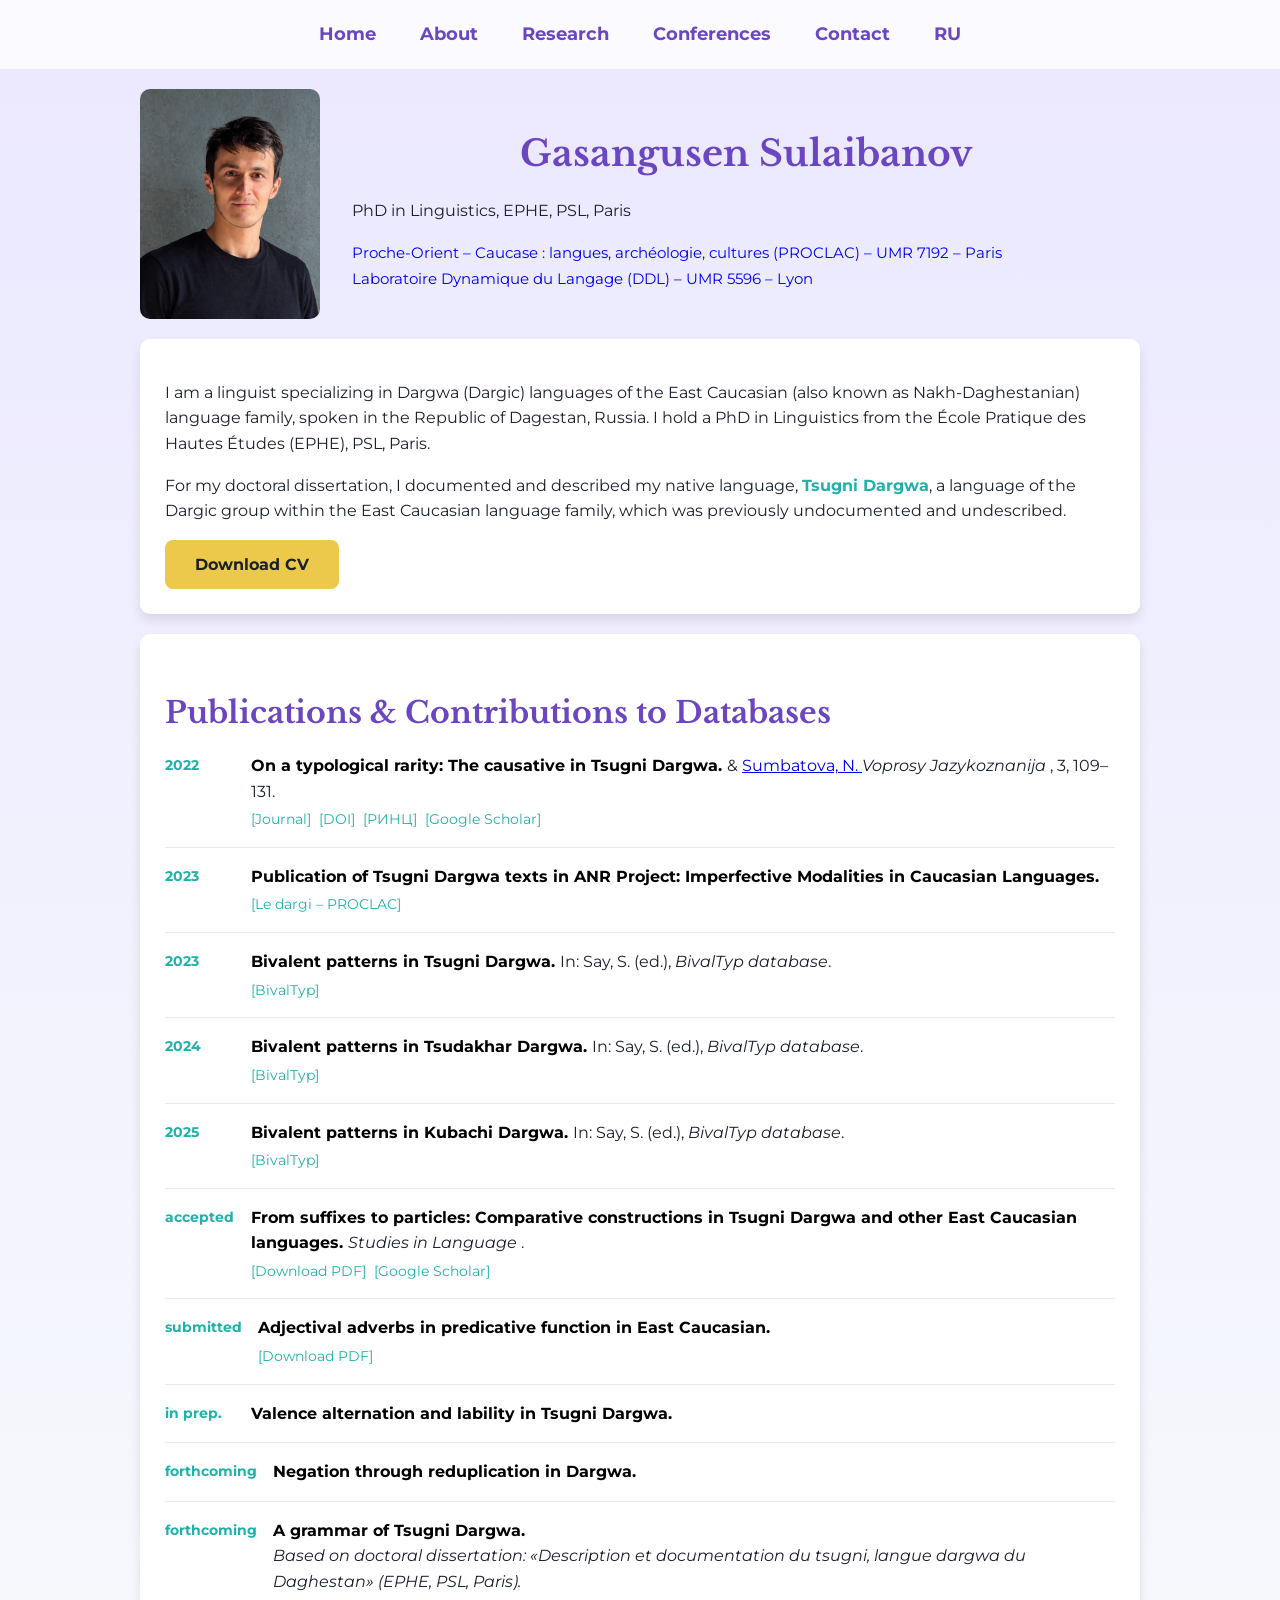
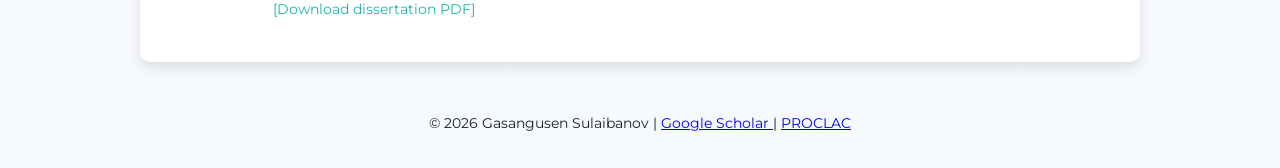
<file: index.html>
<!DOCTYPE html>
<html lang="en">
<head>
    <meta charset="UTF-8">
    <meta name="viewport" content="width=device-width, initial-scale=1.0">

    <title>Gasangusen Sulaibanov - Linguist, Dargwa</title>

    <meta name="description" content="Gasangusen Sulaibanov, PhD in Linguistics, EPHE, PSL, Paris. Linguist specializing in Dargwa (Dargic) languages of the East Caucasian (Nakh-Daghestanian) language family, with a focus on Tsugni Dargwa.">

    <meta name="keywords" content="Gasangusen Sulaibanov, Dargwa, Dargic, Tsugni Dargwa, linguist, Dagestan, EPHE, PSL, PROCLAC, DDL, East Caucasian languages, Nakh-Daghestanian, language documentation, Dargwa grammar">

    <meta property="og:title" content="Gasangusen Sulaibanov | Linguist, Dargwa">

    <meta property="og:description" content="Gasangusen Sulaibanov, PhD in Linguistics, EPHE, PSL, Paris. Linguist specializing in Dargwa (Dargic) languages of the East Caucasian language family, with a focus on Tsugni Dargwa.">

    <meta property="og:url" content="https://gasik10.github.io/Gasangusen-Sulaibanov/">

    <link rel="canonical" href="https://gasik10.github.io/Gasangusen-Sulaibanov/">

    <link rel="stylesheet" href="css/style.css">
</head>

<body>

    <nav>
        <a href="index.html">Home</a>
        <a href="about.html">About</a>
        <a href="research.html">Research</a>
        <a href="conferences.html">Conferences</a>
        <a href="contact.html">Contact</a>
        <a href="#" class="lang">RU</a>
    </nav>


    <div class="container">

        <!-- Profile -->

        <header class="profile-header">

            <div class="profile-photo">
                <img src="Gasik.jpg"
                     alt="Gasangusen Sulaibanov"
                     loading="eager">
            </div>

            <div class="profile-info">

                <h1>Gasangusen Sulaibanov</h1>

                <p>
                    PhD in Linguistics, EPHE, PSL, Paris
                </p>

                <p class="affiliations">

                    <a href="https://proclac.cnrs.fr/"
                       target="_blank"
                       rel="noopener noreferrer">
                        Proche-Orient – Caucase : langues, archéologie, cultures
                        (PROCLAC) – UMR 7192 – Paris
                    </a>

                    <br>

                    <a href="https://ddl.cnrs.fr/"
                       target="_blank"
                       rel="noopener noreferrer">
                        Laboratoire Dynamique du Langage (DDL) – UMR 5596 – Lyon
                    </a>

                </p>

            </div>

        </header>


        <main>

            <!-- Introduction -->

            <section class="card">

                <p>
                    I am a linguist specializing in Dargwa (Dargic) languages of the East Caucasian
                    (also known as Nakh-Daghestanian) language family, spoken in the Republic of
                    Dagestan, Russia. I hold a PhD in Linguistics from the École Pratique des
                    Hautes Études (EPHE), PSL, Paris.
                </p>

                <p>
                    For my doctoral dissertation, I documented and described my native language,
                    <span class="language-name">Tsugni Dargwa</span>, a language of the Dargic group
                    within the East Caucasian language family, which was previously undocumented
                    and undescribed.
                </p>

                <a href="cv.pdf" class="button">
                    Download CV
                </a>

            </section>


            <!-- Publications -->

            <section class="card" id="publications">

                <h2>Publications & Contributions to Databases</h2>

                <ul class="pub-list">


                    <!-- 2022 -->

                    <li>

                        <span class="pub-year">
                            2022
                        </span>

                        <div class="pub-info">

                            <strong class="publication-title">
                                On a typological rarity: The causative in Tsugni Dargwa.
                            </strong>

                            &amp;

                            <a href="https://vja.ruslang.ru/en/authors/2359"
                               target="_blank"
                               rel="noopener noreferrer">
                                Sumbatova, N.
                            </a>

                            <em>
                                Voprosy Jazykoznanija
                            </em>,
                            3, 109–131.

                            <div class="pub-links">

                                <a href="https://vja.ruslang.ru/en/archive/2022-3/109-131"
                                   target="_blank"
                                   rel="noopener noreferrer">
                                    [Journal]
                                </a>

                                <a href="https://doi.org/10.31857/0373-658X.2022.3.109-131"
                                   target="_blank"
                                   rel="noopener noreferrer">
                                    [DOI]
                                </a>

                                <a href="https://elibrary.ru/item.asp?id=48551007"
                                   target="_blank"
                                   rel="noopener noreferrer">
                                    [РИНЦ]
                                </a>

                                <a href="https://scholar.google.com/citations?user=ktXs8KIAAAAJ"
                                   target="_blank"
                                   rel="noopener noreferrer">
                                    [Google Scholar]
                                </a>

                            </div>

                        </div>

                    </li>


                    <!-- 2023 -->

                    <li>

                        <span class="pub-year">
                            2023
                        </span>

                        <div class="pub-info">

                            <strong class="publication-title">
                                Publication of Tsugni Dargwa texts in ANR Project:
                                Imperfective Modalities in Caucasian Languages.
                            </strong>

                            <div class="pub-links">

                                <a href="https://proclac.cnrs.fr/projets/projets-turcaucase/immocal/dargi/"
                                   target="_blank"
                                   rel="noopener noreferrer">
                                    [Le dargi – PROCLAC]
                                </a>

                            </div>

                        </div>

                    </li>


                    <li>

                        <span class="pub-year">
                            2023
                        </span>

                        <div class="pub-info">

                            <strong class="publication-title">
                                Bivalent patterns in Tsugni Dargwa.
                            </strong>

                            In: Say, S. (ed.),
                            <em>BivalTyp database</em>.

                            <div class="pub-links">

                                <a href="https://bivaltyp.info/languages/descriptions/Dargwa_Tsugni.html"
                                   target="_blank"
                                   rel="noopener noreferrer">
                                    [BivalTyp]
                                </a>

                            </div>

                        </div>

                    </li>


                    <!-- 2024 -->

                    <li>

                        <span class="pub-year">
                            2024
                        </span>

                        <div class="pub-info">

                            <strong class="publication-title">
                                Bivalent patterns in Tsudakhar Dargwa.
                            </strong>

                            In: Say, S. (ed.),
                            <em>BivalTyp database</em>.

                            <div class="pub-links">

                                <a href="https://bivaltyp.info/languages/descriptions/Dargwa_Tsudakhar.html"
                                   target="_blank"
                                   rel="noopener noreferrer">
                                    [BivalTyp]
                                </a>

                            </div>

                        </div>

                    </li>


                    <!-- 2025 -->

                    <li>

                        <span class="pub-year">
                            2025
                        </span>

                        <div class="pub-info">

                            <strong class="publication-title">
                                Bivalent patterns in Kubachi Dargwa.
                            </strong>

                            In: Say, S. (ed.),
                            <em>BivalTyp database</em>.

                            <div class="pub-links">

                                <a href="https://bivaltyp.info/languages/descriptions/Dargwa_Kubachi.html"
                                   target="_blank"
                                   rel="noopener noreferrer">
                                    [BivalTyp]
                                </a>

                            </div>

                        </div>

                    </li>


                    <!-- Accepted -->

                    <li>

                        <span class="pub-year">
                            accepted
                        </span>

                        <div class="pub-info">

                            <strong class="publication-title">
                                From suffixes to particles: Comparative constructions in Tsugni Dargwa
                                and other East Caucasian languages.
                            </strong>

                            <em>
                                Studies in Language
                            </em>.

                            <div class="pub-links">

                                <a href="comparative-constructions.pdf"
                                   target="_blank"
                                   rel="noopener noreferrer">
                                    [Download PDF]
                                </a>

                                <a href="https://scholar.google.com/citations?user=ktXs8KIAAAAJ"
                                   target="_blank"
                                   rel="noopener noreferrer">
                                    [Google Scholar]
                                </a>

                            </div>

                        </div>

                    </li>


                    <!-- Submitted -->

                    <li>

                        <span class="pub-year">
                            submitted
                        </span>

                        <div class="pub-info">

                            <strong class="publication-title">
                                Adjectival adverbs in predicative function in East Caucasian.
                            </strong>

                            <div class="pub-links">

                                <a href="adjectival-adverbs.pdf"
                                   target="_blank"
                                   rel="noopener noreferrer">
                                    [Download PDF]
                                </a>

                            </div>

                        </div>

                    </li>


                    <!-- In preparation -->

                    <li>

                        <span class="pub-year">
                            in prep.
                        </span>

                        <div class="pub-info">

                            <strong class="publication-title">
                                Valence alternation and lability in Tsugni Dargwa.
                            </strong>

                        </div>

                    </li>


                    <!-- Forthcoming -->

                    <li>

                        <span class="pub-year">
                            forthcoming
                        </span>

                        <div class="pub-info">

                            <strong class="publication-title">
                                Negation through reduplication in Dargwa.
                            </strong>

                        </div>

                    </li>


                    <!-- Forthcoming -->

                    <li>

                        <span class="pub-year">
                            forthcoming
                        </span>

                        <div class="pub-info">

                            <strong class="publication-title">
                                A grammar of Tsugni Dargwa.
                            </strong>

                            <br>

                            <em>
                                Based on doctoral dissertation:
                                «Description et documentation du tsugni, langue dargwa du Daghestan»
                                (EPHE, PSL, Paris).
                            </em>

                            <div class="pub-links">

                                <a href="thesis.pdf"
                                   target="_blank"
                                   rel="noopener noreferrer">
                                    [Download dissertation PDF]
                                </a>

                            </div>

                        </div>

                    </li>


                </ul>

            </section>

        </main>


        <!-- Footer -->

        <footer>

            <p>

                © 2026 Gasangusen Sulaibanov |

                <a href="https://scholar.google.com/citations?user=ktXs8KIAAAAJ"
                   target="_blank"
                   rel="noopener noreferrer">
                    Google Scholar
                </a>

                |

                <a href="https://proclac.cnrs.fr/author/gsulaibanov/"
                   target="_blank"
                   rel="noopener noreferrer">
                    PROCLAC
                </a>

            </p>

        </footer>

    </div>


    <style>

        /* =========================
           PROFILE
           ========================= */

        .profile-header {
            display: flex;
            align-items: center;
            gap: 2rem;
        }

        .profile-photo {
            flex: 0 0 180px;
        }

        .profile-photo img {
            width: 180px;
            height: 230px;
            object-fit: cover;
            object-position: center top;
            border-radius: 10px;
            display: block;
        }

        .profile-info {
            flex: 1;
        }


        /* =========================
           AFFILIATIONS
           ========================= */

        .affiliations {
            margin-top: 0.5rem;
            font-size: 0.95rem;
            line-height: 1.7;
        }

        .affiliations a {
            text-decoration: none;
        }

        .affiliations a:hover {
            text-decoration: underline;
        }


        /* =========================
           LANGUAGE NAME
           ========================= */

        .language-name {
            color: #20b2aa;
            font-weight: 700;
        }


        /* =========================
           PUBLICATIONS
           ========================= */

        #publications h2 {
            margin-bottom: 1rem;
        }

        .pub-list {
            list-style: none;
            padding: 0;
            display: flex;
            flex-direction: column;
            gap: 1rem;
        }

        .pub-list li {
            display: flex;
            gap: 1rem;
            padding-bottom: 1rem;
            border-bottom: 1px solid rgba(0, 0, 0, 0.08);
        }

        .pub-list li:last-child {
            border-bottom: none;
            padding-bottom: 0;
        }

        .pub-year {
            font-weight: bold;
            color: #20b2aa;
            min-width: 70px;
            padding-top: 2px;
            font-size: 0.85rem;
        }

        .pub-info {
            flex: 1;
            line-height: 1.6;
        }

        .publication-title {
            color: #000000;
            font-weight: 700;
        }


        /* =========================
           PUBLICATION LINKS
           ========================= */

        .pub-links {
            margin-top: 0.3rem;
            display: flex;
            gap: 0.5rem;
            flex-wrap: wrap;
        }

        .pub-links a {
            font-size: 0.85rem;
            color: #20b2aa;
            text-decoration: none;
        }

        .pub-links a:hover {
            text-decoration: underline;
        }


        /* =========================
           MOBILE
           ========================= */

        @media (max-width: 700px) {

            .profile-header {
                flex-direction: column;
                align-items: flex-start;
            }

            .profile-photo {
                flex-basis: auto;
            }

            .profile-photo img {
                width: 160px;
                height: 205px;
            }

        }

    </style>


</body>
</html>
</file>
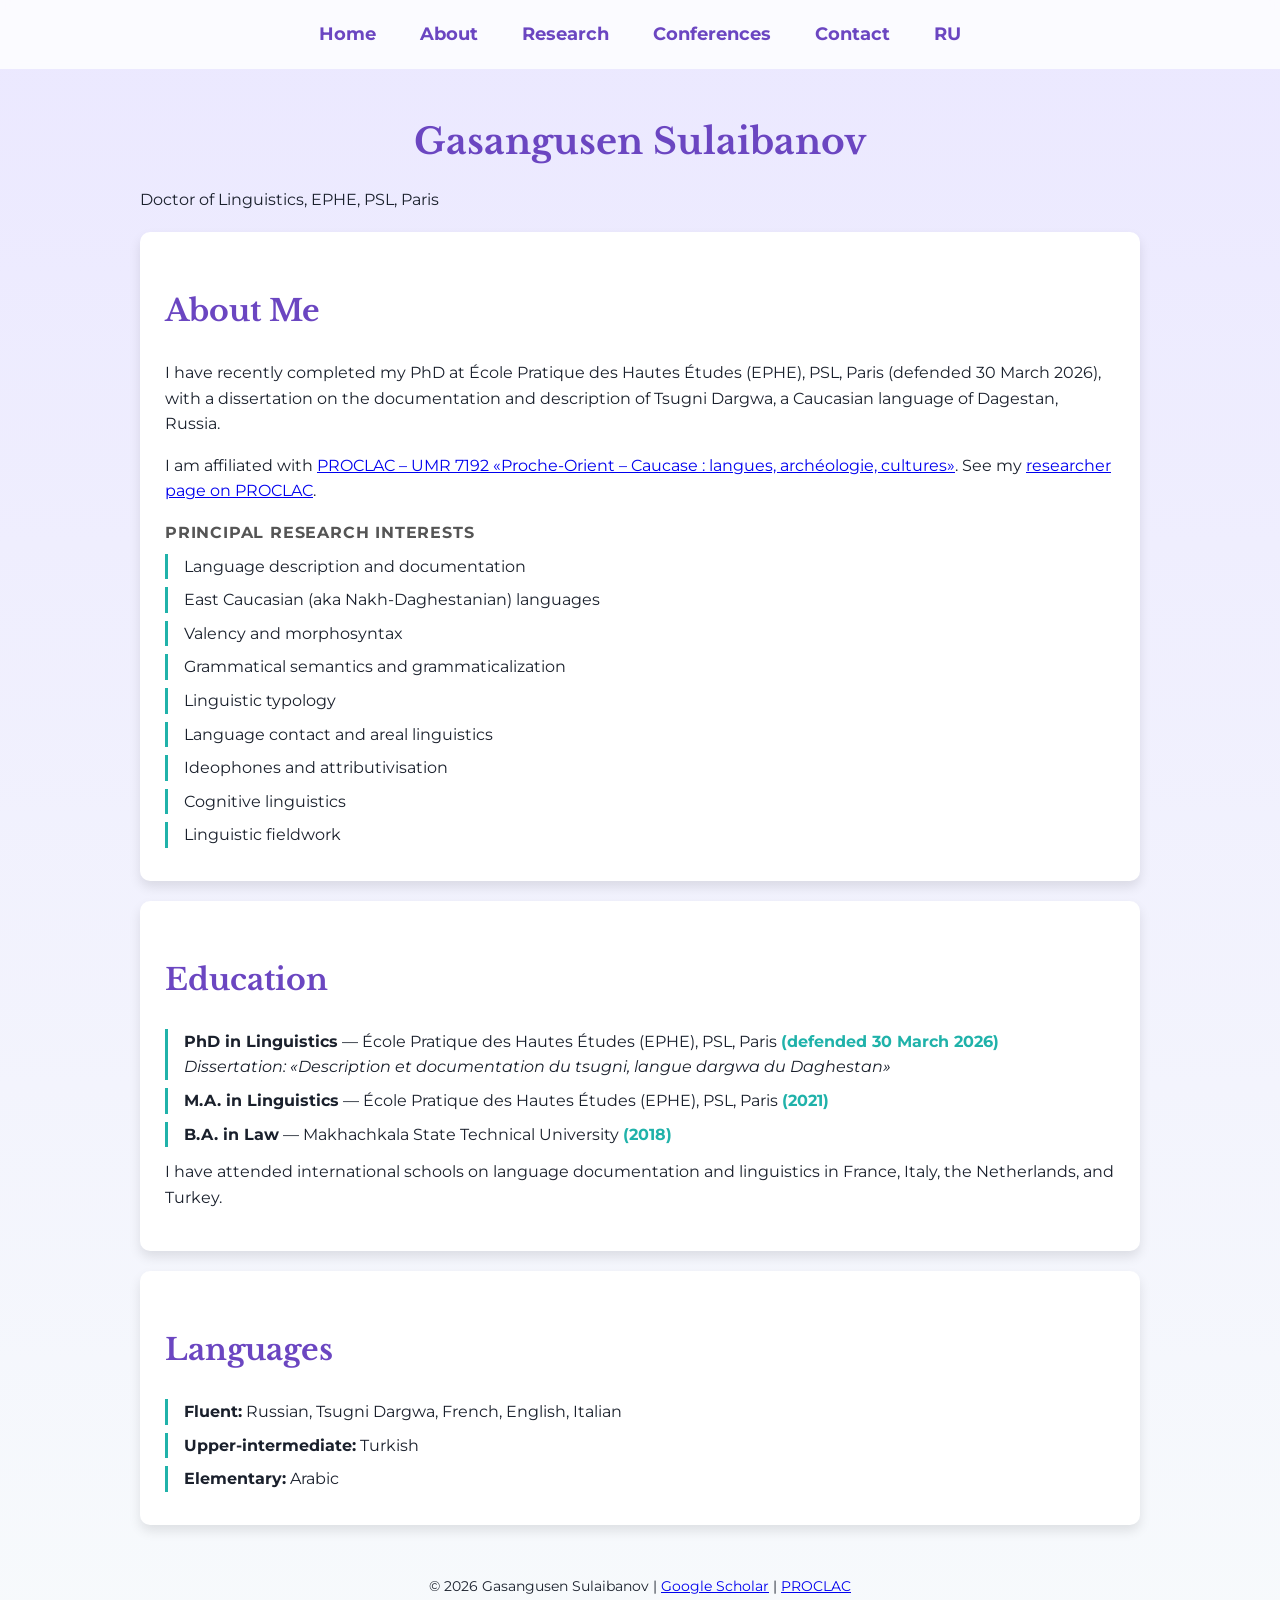
<file: about.html>
<!DOCTYPE html>
<html lang="en">
<head>
    <meta charset="UTF-8">
    <meta name="viewport" content="width=device-width, initial-scale=1.0">
    <title>About – Gasangusen Sulaibanov</title>
    <meta name="description" content="About Gasangusen Sulaibanov, PhD in Linguistics, EPHE-PSL Paris, specialist in Tsugni Dargwa and East Caucasian languages.">
    <link rel="stylesheet" href="css/style.css">
</head>
<body>
    <nav>
        <a href="index.html">Home</a>
        <a href="about.html">About</a>
        <a href="research.html">Research</a>
        <a href="conferences.html">Conferences</a>
        <a href="contact.html">Contact</a>
        <a href="#" class="lang">RU</a>
    </nav>
    <div class="container">
        <header>
            <h1>Gasangusen Sulaibanov</h1>
            <p>Doctor of Linguistics, EPHE, PSL, Paris</p>
        </header>
        <main>

            <section class="card">
                <h2>About Me</h2>
                <p>I have recently completed my PhD at École Pratique des Hautes Études (EPHE), PSL, Paris (defended 30 March 2026), with a dissertation on the documentation and description of Tsugni Dargwa, a Caucasian language of Dagestan, Russia.</p>
                <p>I am affiliated with <a href="https://proclac.cnrs.fr/" target="_blank">PROCLAC – UMR 7192 «Proche-Orient – Caucase : langues, archéologie, cultures»</a>. See my <a href="https://proclac.cnrs.fr/author/gsulaibanov/" target="_blank">researcher page on PROCLAC</a>.</p>
                <h3>Principal research interests</h3>
                <ul class="about-list">
                    <li>Language description and documentation</li>
                    <li>East Caucasian (aka Nakh-Daghestanian) languages</li>
                    <li>Valency and morphosyntax</li>
                    <li>Grammatical semantics and grammaticalization</li>
                    <li>Linguistic typology</li>
                    <li>Language contact and areal linguistics</li>
                    <li>Ideophones and attributivisation</li>
                    <li>Cognitive linguistics</li>
                    <li>Linguistic fieldwork</li>
                </ul>
            </section>

            <section class="card">
                <h2>Education</h2>
                <ul class="about-list">
                    <li><strong>PhD in Linguistics</strong> — École Pratique des Hautes Études (EPHE), PSL, Paris <span class="about-year">(defended 30 March 2026)</span>
                        <br><em>Dissertation: «Description et documentation du tsugni, langue dargwa du Daghestan»</em>
                    </li>
                    <li><strong>M.A. in Linguistics</strong> — École Pratique des Hautes Études (EPHE), PSL, Paris <span class="about-year">(2021)</span></li>
                    <li><strong>B.A. in Law</strong> — Makhachkala State Technical University <span class="about-year">(2018)</span></li>
                </ul>
                <p style="margin-top:0.75rem;">I have attended international schools on language documentation and linguistics in France, Italy, the Netherlands, and Turkey.</p>
            </section>

            <section class="card">
                <h2>Languages</h2>
                <ul class="about-list">
                    <li><strong>Fluent:</strong> Russian, Tsugni Dargwa, French, English, Italian</li>
                    <li><strong>Upper-intermediate:</strong> Turkish</li>
                    <li><strong>Elementary:</strong> Arabic</li>
                </ul>
            </section>

        </main>
        <footer>
            <p>© 2026 Gasangusen Sulaibanov | <a href="https://scholar.google.com/citations?user=ktXs8KIAAAAJ">Google Scholar</a> | <a href="https://proclac.cnrs.fr/author/gsulaibanov/" target="_blank">PROCLAC</a></p>
        </footer>
    </div>

    <style>
        .about-list { list-style: none; padding: 0; margin: 0.5rem 0; display: flex; flex-direction: column; gap: 0.5rem; }
        .about-list li { padding-left: 1rem; border-left: 3px solid #20b2aa; line-height: 1.6; }
        .about-year { color: #20b2aa; font-weight: bold; }
        h3 { margin: 1rem 0 0.5rem; font-size: 1rem; color: var(--color-text-muted, #555); text-transform: uppercase; letter-spacing: 0.05em; }
    </style>
</body>
</html>
</file>
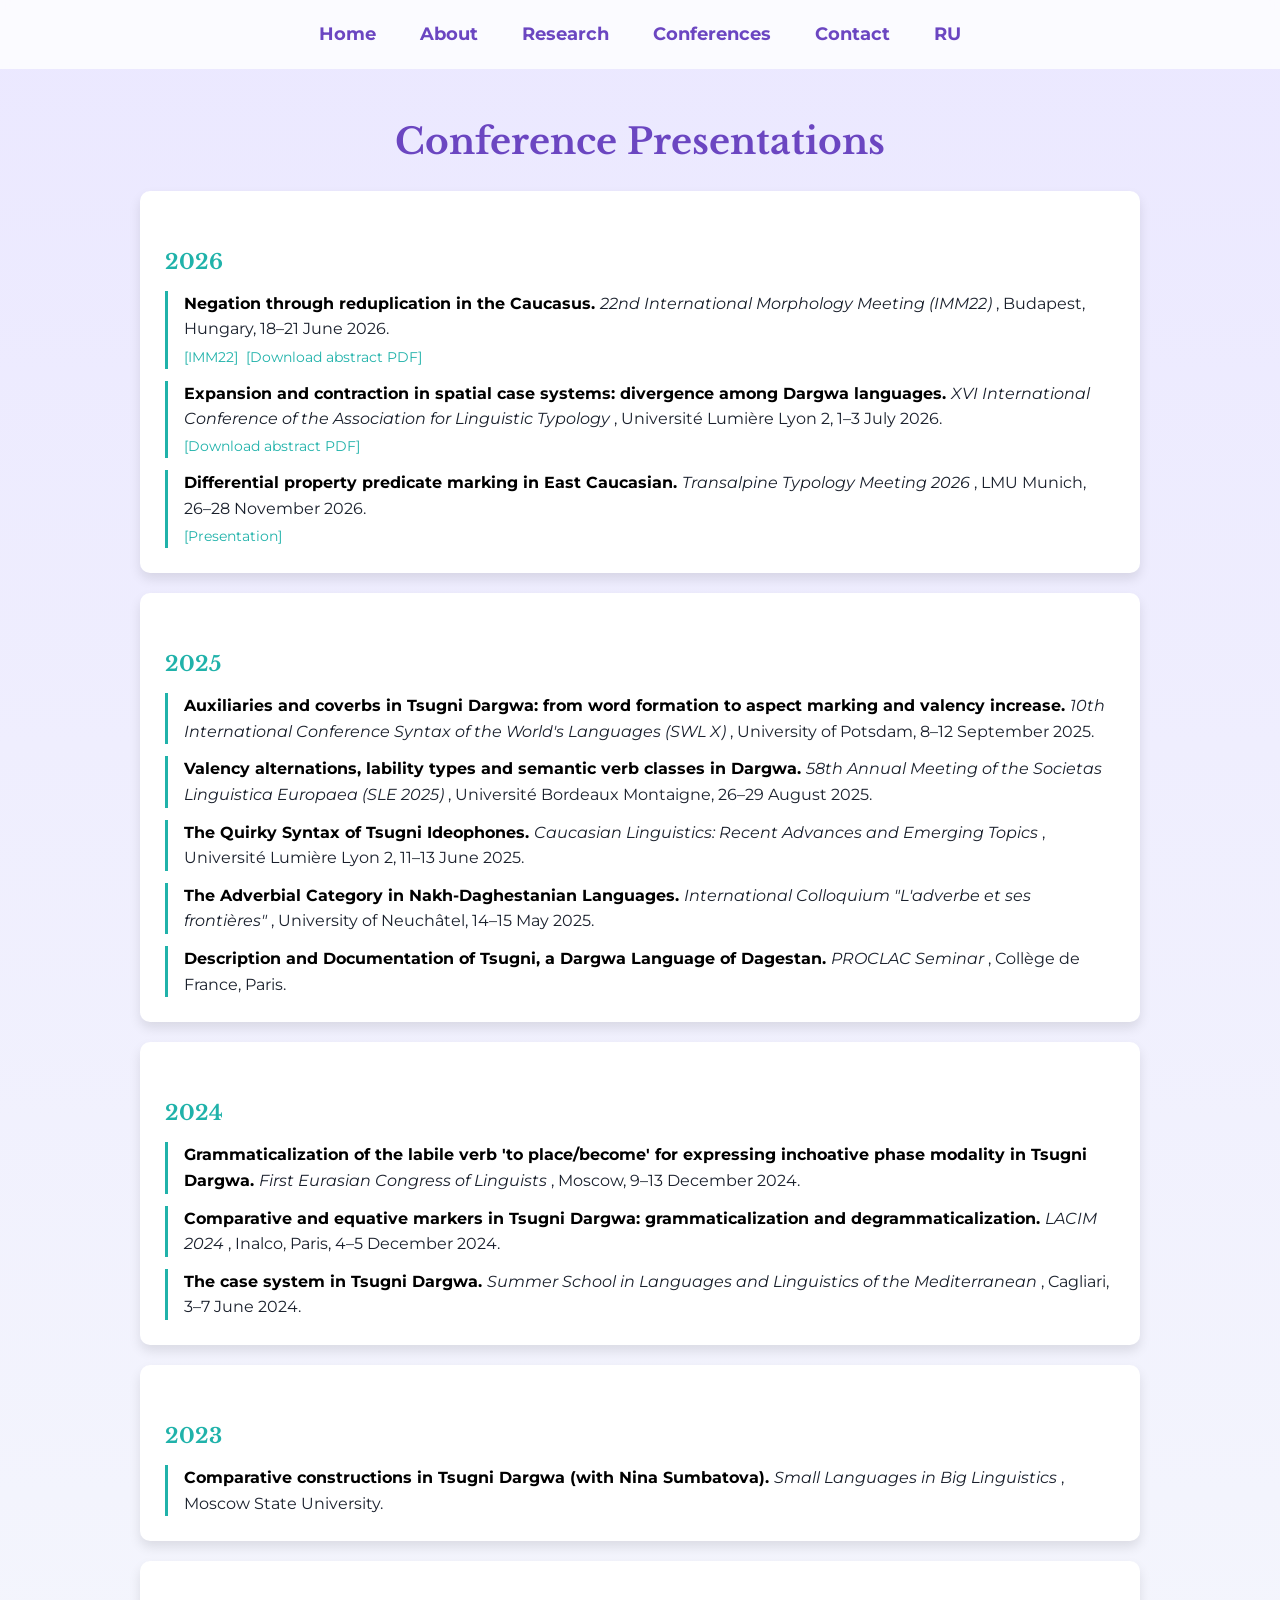
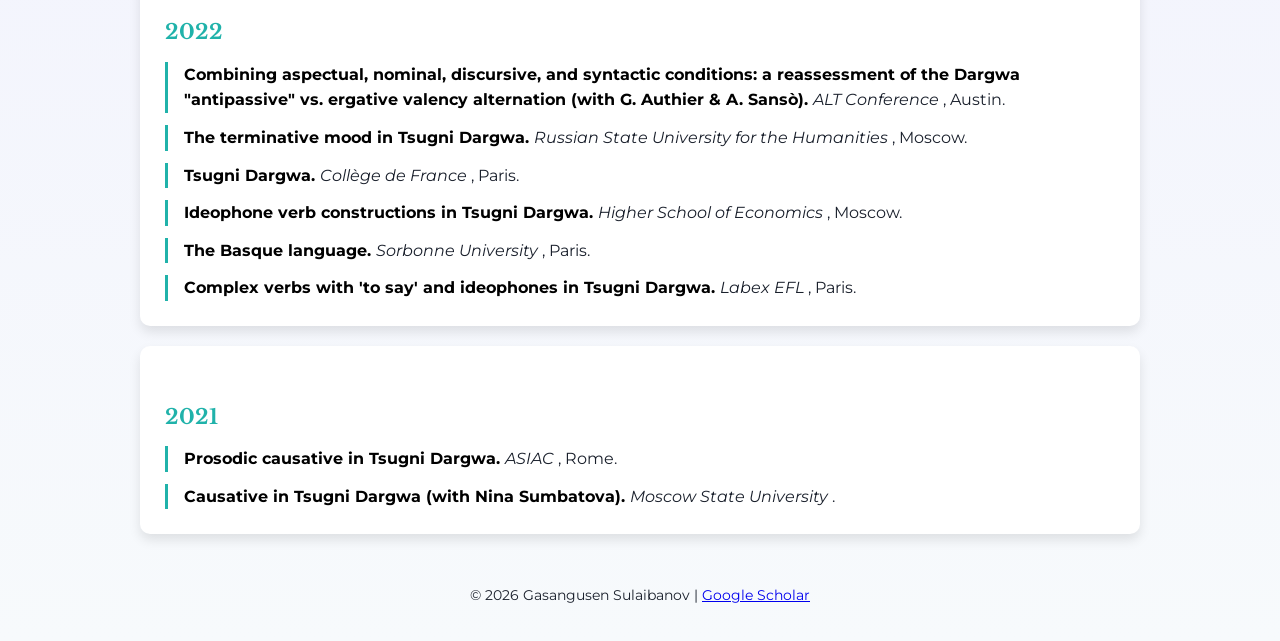
<file: conferences.html>
<!DOCTYPE html>
<html lang="en">
<head>
    <meta charset="UTF-8">
    <meta name="viewport" content="width=device-width, initial-scale=1.0">

    <title>Conferences – Gasangusen Sulaibanov</title>

    <meta name="description" content="Conference presentations by Gasangusen Sulaibanov, PhD in Linguistics, specializing in Tsugni Dargwa and East Caucasian languages.">

    <link rel="canonical" href="https://gasik10.github.io/Gasangusen-Sulaibanov/conferences.html">

    <link rel="stylesheet" href="css/style.css">
</head>

<body>

    <nav>
        <a href="index.html">Home</a>
        <a href="about.html">About</a>
        <a href="research.html">Research</a>
        <a href="conferences.html">Conferences</a>
        <a href="contact.html">Contact</a>
        <a href="#" class="lang">RU</a>
    </nav>

    <div class="container">

        <header>
            <h1>Conference Presentations</h1>
        </header>

        <main>

            <!-- 2026 -->
            <section class="card">

                <h2 class="conf-year">2026</h2>

                <ul class="conf-list">

                    <li>
                        <strong class="presentation-title">
                            Negation through reduplication in the Caucasus.
                        </strong>
                        <em>
                            22nd International Morphology Meeting (IMM22)
                        </em>,
                        Budapest, Hungary, 18–21 June 2026.

                        <div class="pub-links">

                            <a href="https://nytud.hu/en/event/22nd-international-morphology-meeting-2"
                               target="_blank"
                               rel="noopener noreferrer">
                                [IMM22]
                            </a>

                            <a href="imm22-negation-reduplication-abstract.pdf"
                               target="_blank"
                               rel="noopener noreferrer">
                                [Download abstract PDF]
                            </a>

                        </div>
                    </li>


                    <li>
                        <strong class="presentation-title">
                            Expansion and contraction in spatial case systems: divergence among Dargwa languages.
                        </strong>
                        <em>
                            XVI International Conference of the Association for Linguistic Typology
                        </em>,
                        Université Lumière Lyon 2, 1–3 July 2026.

                        <div class="pub-links">

                            <a href="alt2026-abstract.pdf"
                               target="_blank"
                               rel="noopener noreferrer">
                                [Download abstract PDF]
                            </a>

                        </div>
                    </li>


                    <li>
                        <strong class="presentation-title">
                            Differential property predicate marking in East Caucasian.
                        </strong>
                        <em>
                            Transalpine Typology Meeting 2026
                        </em>,
                        LMU Munich, 26–28 November 2026.

                        <div class="pub-links">

                            <a href="https://879997360-atari-embeds.googleusercontent.com/embeds/4ecafecc1008f433734df9cfcf919023/inner-frame-minified.html?jsh=m%3B%2F_%2Fscs%2Fabc-static%2F_%2Fjs%2Fk%3Dgapi.lb.fr.KPiGfX1PM3k.O%2Fd%3D1%2Frs%3DAHpOoo_8RcYeTCnKEnqkKtxNmJo8MWsCKg%2Fm%3D__features__"
                               target="_blank"
                               rel="noopener noreferrer">
                                [Presentation]
                            </a>

                        </div>
                    </li>

                </ul>

            </section>


            <!-- 2025 -->
            <section class="card">

                <h2 class="conf-year">2025</h2>

                <ul class="conf-list">

                    <li>
                        <strong class="presentation-title">
                            Auxiliaries and coverbs in Tsugni Dargwa: from word formation to aspect marking and valency increase.
                        </strong>
                        <em>
                            10th International Conference Syntax of the World's Languages (SWL X)
                        </em>,
                        University of Potsdam, 8–12 September 2025.
                    </li>


                    <li>
                        <strong class="presentation-title">
                            Valency alternations, lability types and semantic verb classes in Dargwa.
                        </strong>
                        <em>
                            58th Annual Meeting of the Societas Linguistica Europaea (SLE 2025)
                        </em>,
                        Université Bordeaux Montaigne, 26–29 August 2025.
                    </li>


                    <li>
                        <strong class="presentation-title">
                            The Quirky Syntax of Tsugni Ideophones.
                        </strong>
                        <em>
                            Caucasian Linguistics: Recent Advances and Emerging Topics
                        </em>,
                        Université Lumière Lyon 2, 11–13 June 2025.
                    </li>


                    <li>
                        <strong class="presentation-title">
                            The Adverbial Category in Nakh-Daghestanian Languages.
                        </strong>
                        <em>
                            International Colloquium "L'adverbe et ses frontières"
                        </em>,
                        University of Neuchâtel, 14–15 May 2025.
                    </li>


                    <li>
                        <strong class="presentation-title">
                            Description and Documentation of Tsugni, a Dargwa Language of Dagestan.
                        </strong>
                        <em>
                            PROCLAC Seminar
                        </em>,
                        Collège de France, Paris.
                    </li>

                </ul>

            </section>


            <!-- 2024 -->
            <section class="card">

                <h2 class="conf-year">2024</h2>

                <ul class="conf-list">

                    <li>
                        <strong class="presentation-title">
                            Grammaticalization of the labile verb 'to place/become' for expressing inchoative phase modality in Tsugni Dargwa.
                        </strong>
                        <em>
                            First Eurasian Congress of Linguists
                        </em>,
                        Moscow, 9–13 December 2024.
                    </li>


                    <li>
                        <strong class="presentation-title">
                            Comparative and equative markers in Tsugni Dargwa: grammaticalization and degrammaticalization.
                        </strong>
                        <em>
                            LACIM 2024
                        </em>,
                        Inalco, Paris, 4–5 December 2024.
                    </li>


                    <li>
                        <strong class="presentation-title">
                            The case system in Tsugni Dargwa.
                        </strong>
                        <em>
                            Summer School in Languages and Linguistics of the Mediterranean
                        </em>,
                        Cagliari, 3–7 June 2024.
                    </li>

                </ul>

            </section>


            <!-- 2023 -->
            <section class="card">

                <h2 class="conf-year">2023</h2>

                <ul class="conf-list">

                    <li>
                        <strong class="presentation-title">
                            Comparative constructions in Tsugni Dargwa (with Nina Sumbatova).
                        </strong>
                        <em>
                            Small Languages in Big Linguistics
                        </em>,
                        Moscow State University.
                    </li>

                </ul>

            </section>


            <!-- 2022 -->
            <section class="card">

                <h2 class="conf-year">2022</h2>

                <ul class="conf-list">

                    <li>
                        <strong class="presentation-title">
                            Combining aspectual, nominal, discursive, and syntactic conditions:
                            a reassessment of the Dargwa "antipassive" vs. ergative valency alternation
                            (with G. Authier &amp; A. Sansò).
                        </strong>
                        <em>
                            ALT Conference
                        </em>,
                        Austin.
                    </li>


                    <li>
                        <strong class="presentation-title">
                            The terminative mood in Tsugni Dargwa.
                        </strong>
                        <em>
                            Russian State University for the Humanities
                        </em>,
                        Moscow.
                    </li>


                    <li>
                        <strong class="presentation-title">
                            Tsugni Dargwa.
                        </strong>
                        <em>
                            Collège de France
                        </em>,
                        Paris.
                    </li>


                    <li>
                        <strong class="presentation-title">
                            Ideophone verb constructions in Tsugni Dargwa.
                        </strong>
                        <em>
                            Higher School of Economics
                        </em>,
                        Moscow.
                    </li>


                    <li>
                        <strong class="presentation-title">
                            The Basque language.
                        </strong>
                        <em>
                            Sorbonne University
                        </em>,
                        Paris.
                    </li>


                    <li>
                        <strong class="presentation-title">
                            Complex verbs with 'to say' and ideophones in Tsugni Dargwa.
                        </strong>
                        <em>
                            Labex EFL
                        </em>,
                        Paris.
                    </li>

                </ul>

            </section>


            <!-- 2021 -->
            <section class="card">

                <h2 class="conf-year">2021</h2>

                <ul class="conf-list">

                    <li>
                        <strong class="presentation-title">
                            Prosodic causative in Tsugni Dargwa.
                        </strong>
                        <em>
                            ASIAC
                        </em>,
                        Rome.
                    </li>


                    <li>
                        <strong class="presentation-title">
                            Causative in Tsugni Dargwa (with Nina Sumbatova).
                        </strong>
                        <em>
                            Moscow State University
                        </em>.
                    </li>

                </ul>

            </section>

        </main>


        <footer>
            <p>
                © 2026 Gasangusen Sulaibanov |

                <a href="https://scholar.google.com/citations?user=ktXs8KIAAAAJ"
                   target="_blank"
                   rel="noopener noreferrer">
                    Google Scholar
                </a>
            </p>
        </footer>

    </div>


    <style>

        .conf-year {
            color: #20b2aa;
            margin-bottom: 0.75rem;
            font-size: 1.3rem;
        }

        .conf-list {
            list-style: none;
            padding: 0;
            margin: 0;
            display: flex;
            flex-direction: column;
            gap: 0.75rem;
        }

        .conf-list li {
            padding-left: 1rem;
            border-left: 3px solid #20b2aa;
            line-height: 1.6;
        }

        .presentation-title {
            color: #000000;
            font-weight: 700;
        }

        .pub-links {
            margin-top: 0.3rem;
            display: flex;
            gap: 0.5rem;
            flex-wrap: wrap;
        }

        .pub-links a {
            font-size: 0.85rem;
            color: #20b2aa;
            text-decoration: none;
        }

        .pub-links a:hover {
            text-decoration: underline;
        }

    </style>

</body>
</html>
</file>
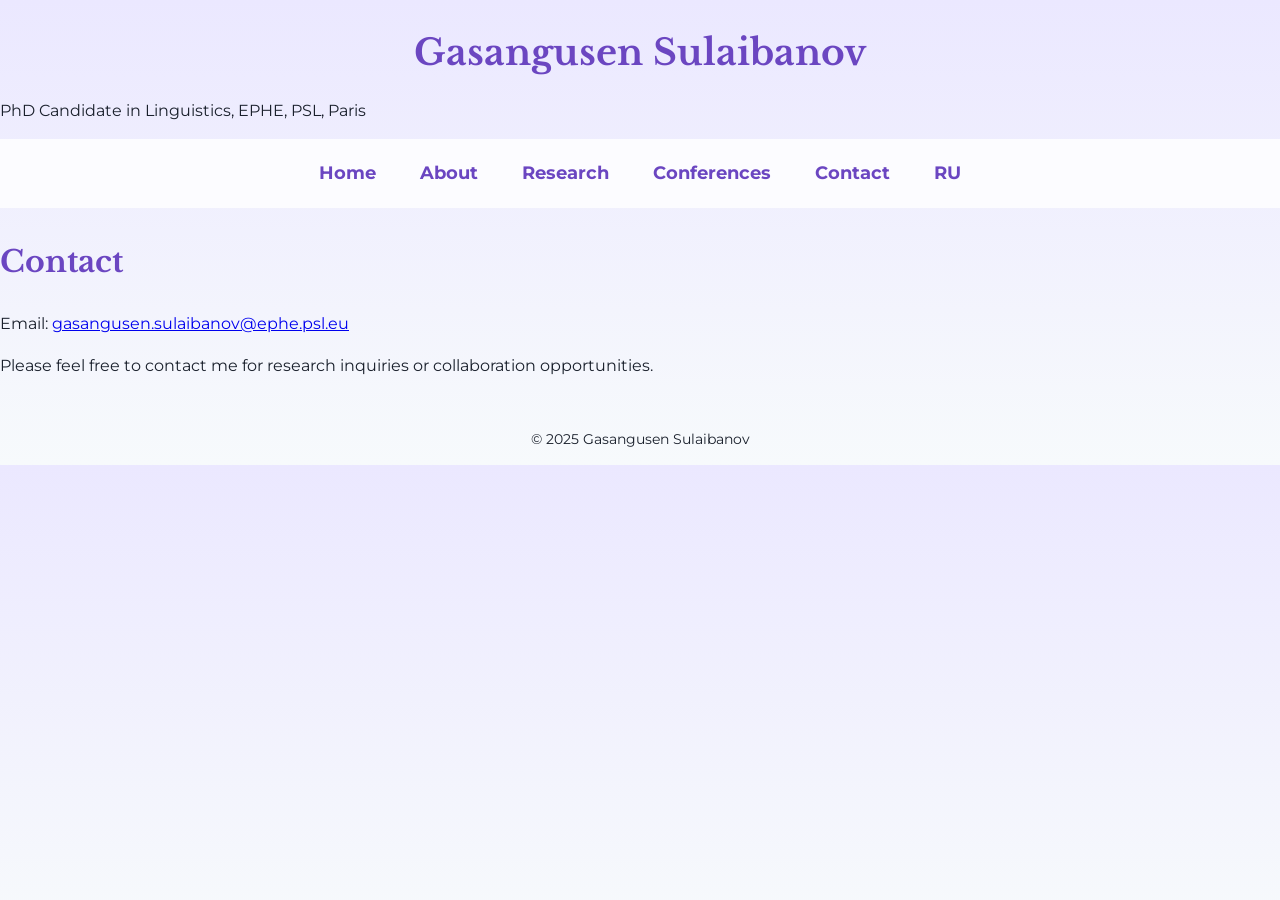
<file: contact.html>
<!DOCTYPE html>
<html lang="en">
<head>
    <meta charset="UTF-8">
    <meta name="viewport" content="width=device-width, initial-scale=1.0">
    <title>Contact - Gasangusen Sulaibanov</title>
    <link rel="stylesheet" href="css/style.css">
</head>
<body>
    <header>
        <h1>Gasangusen Sulaibanov</h1>
        <p>PhD Candidate in Linguistics, EPHE, PSL, Paris</p>
        <nav>
            <a href="index.html">Home</a>
            <a href="about.html">About</a>
            <a href="research.html">Research</a>
            <a href="conferences.html">Conferences</a>
            <a href="contact.html">Contact</a>
            <a href="#" class="lang">RU</a>
        </nav>
    </header>
    <main>
        <section>
            <h2>Contact</h2>
            <p>Email: <a href="mailto:gasangusen.sulaibanov@ephe.psl.eu">gasangusen.sulaibanov@ephe.psl.eu</a></p>
            <p>Please feel free to contact me for research inquiries or collaboration opportunities.</p>
        </section>
    </main>
    <footer>
        <p>© 2025 Gasangusen Sulaibanov</p>
    </footer>
</body>
</html>
</file>
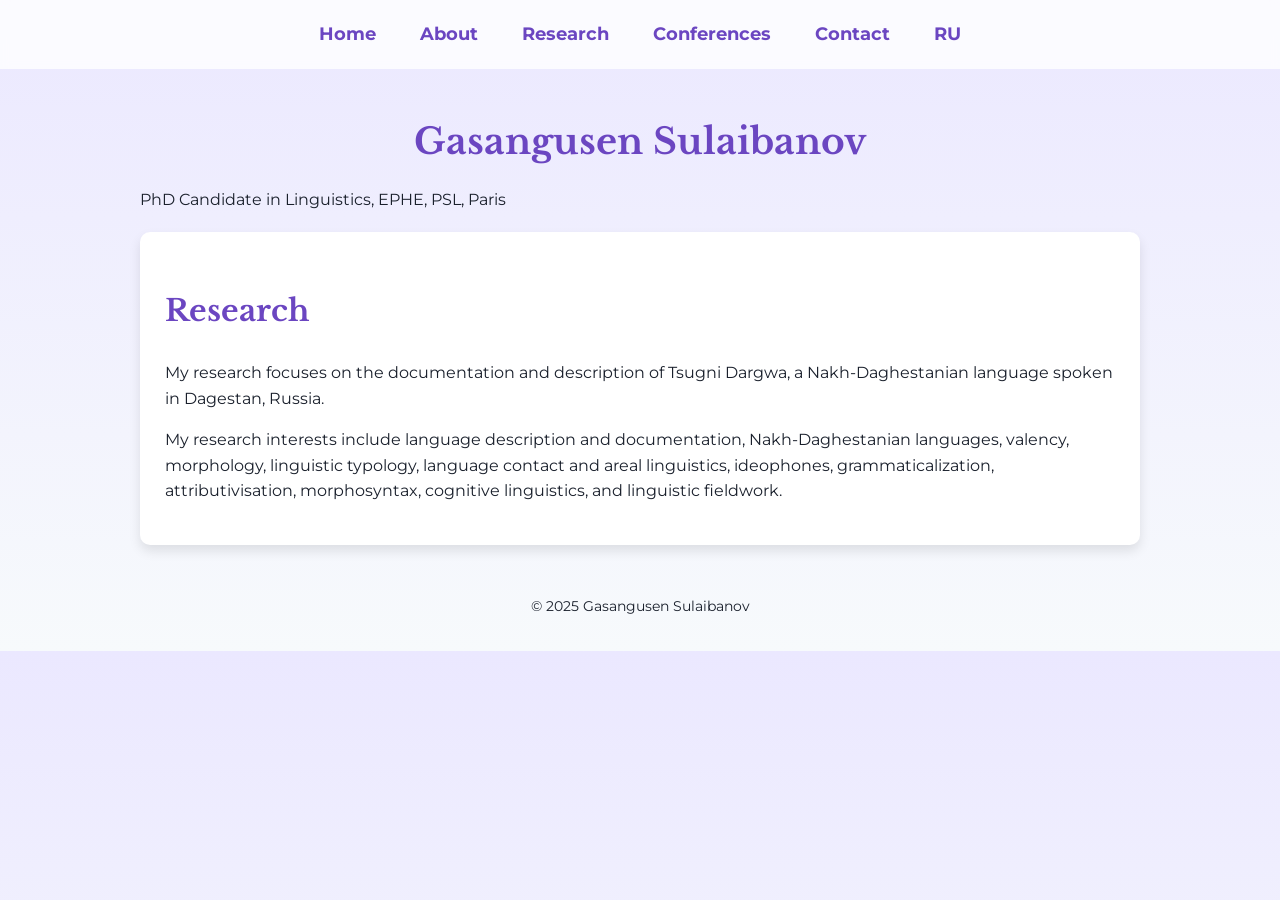
<file: research.html>
<!DOCTYPE html>
<html lang="en">
<head>
    <meta charset="UTF-8">
    <meta name="viewport" content="width=device-width, initial-scale=1.0">
    <title>Research - Gasangusen Sulaibanov</title>
    <meta name="description" content="Research by Gasangusen Sulaibanov on Tsugni Dargwa, Nakh-Daghestanian languages, morphology, linguistic typology, and fieldwork.">
    <meta name="keywords" content="Gasangusen Sulaibanov, Tsugni Dargwa, linguistics, morphology, linguistic typology, language documentation, Nakh-Daghestanian">
    <meta name="yandex-verification" content="код_из_вебмастера" />
    <meta name="google-site-verification" content="код_из_google" />
    <link rel="stylesheet" href="css/style.css">
</head>
<body>
    <nav>
        <a href="index.html">Home</a>
        <a href="about.html">About</a>
        <a href="research.html">Research</a>
        <a href="conferences.html">Conferences</a>
        <a href="contact.html">Contact</a>
        <a href="#" class="lang">RU</a>
    </nav>
    <div class="container">
        <header>
            <h1>Gasangusen Sulaibanov</h1>
            <p>PhD Candidate in Linguistics, EPHE, PSL, Paris</p>
        </header>
        <main>
            <section class="card">
                <h2>Research</h2>
                <p>My research focuses on the documentation and description of Tsugni Dargwa, a Nakh-Daghestanian language spoken in Dagestan, Russia.</p>
                <p>My research interests include language description and documentation, Nakh-Daghestanian languages, valency, morphology, linguistic typology, language contact and areal linguistics, ideophones, grammaticalization, attributivisation, morphosyntax, cognitive linguistics, and linguistic fieldwork.</p>
                <!-- Добавь свои публикации здесь -->
            </section>
        </main>
        <footer>
            <p>© 2025 Gasangusen Sulaibanov</p>
        </footer>
    </div>
</body>
</html>
</file>
<file: css/style.css>
/* Подключаем Google Fonts */
@import url('https://fonts.googleapis.com/css2?family=Montserrat:wght@400;700&family=Libre+Baskerville:wght@400;700&display=swap');

/* Общие стили */
body {
    font-family: 'Montserrat', sans-serif;
    background: linear-gradient(to bottom, #EBE8FF, #F7FAFC);
    color: #1A202C;
    margin: 0;
    padding: 0;
    line-height: 1.6;
}

/* Контейнер */
.container {
    max-width: 1000px;
    margin: 0 auto;
    padding: 20px;
}

/* Заголовки */
h1, h2 {
    font-family: 'Libre Baskerville', serif;
    color: #6B46C1;
}
h1 {
    font-size: 36px;
    text-align: center;
    margin-bottom: 10px;
}
h2 {
    font-size: 30px;
    margin-top: 30px;
}

/* Навигация */
nav {
    text-align: center;
    padding: 20px 0;
    background: rgba(255, 255, 255, 0.8);
    backdrop-filter: blur(5px);
    -webkit-backdrop-filter: blur(5px);
    position: sticky;
    top: 0;
    z-index: 100;
}
nav a {
    font-family: 'Montserrat', sans-serif;
    color: #6B46C1;
    text-decoration: none;
    margin: 0 20px;
    font-size: 18px;
    font-weight: 700;
    transition: color 0.3s, border-bottom 0.3s;
}
nav a:hover {
    color: #9F7AEA;
    border-bottom: 2px solid #9F7AEA;
}

/* Кнопка */
.button {
    display: inline-block;
    background-color: #ECC94B;
    color: #1A202C;
    padding: 12px 30px;
    border-radius: 8px;
    text-decoration: none;
    font-family: 'Montserrat', sans-serif;
    font-weight: 700;
    transition: background-color 0.3s, transform 0.2s, box-shadow 0.3s;
}
.button:hover {
    background-color: #F6E05E;
    transform: scale(1.05);
    box-shadow: 0 4px 12px rgba(0, 0, 0, 0.2);
}

/* Карточки */
.card {
    background-color: #FFFFFF;
    padding: 25px;
    margin: 20px 0;
    border-radius: 10px;
    box-shadow: 0 6px 12px rgba(0, 0, 0, 0.1);
}

/* Футер */
footer {
    text-align: center;
    margin-top: 50px;
    color: #1A202C;
    font-size: 14px;
}

/* Мобильная версия */
@media (max-width: 600px) {
    .container {
        padding: 15px;
    }
    nav {
        display: flex;
        flex-direction: column;
        padding: 15px;
    }
    nav a {
        margin: 10px 0;
        font-size: 16px;
    }
    h1 {
        font-size: 32px;
    }
    h2 {
        font-size: 26px;
    }
    .button {
        width: 100%;
        text-align: center;
        padding: 12px;
    }
    .card {
        padding: 15px;
    }
}
</file>
